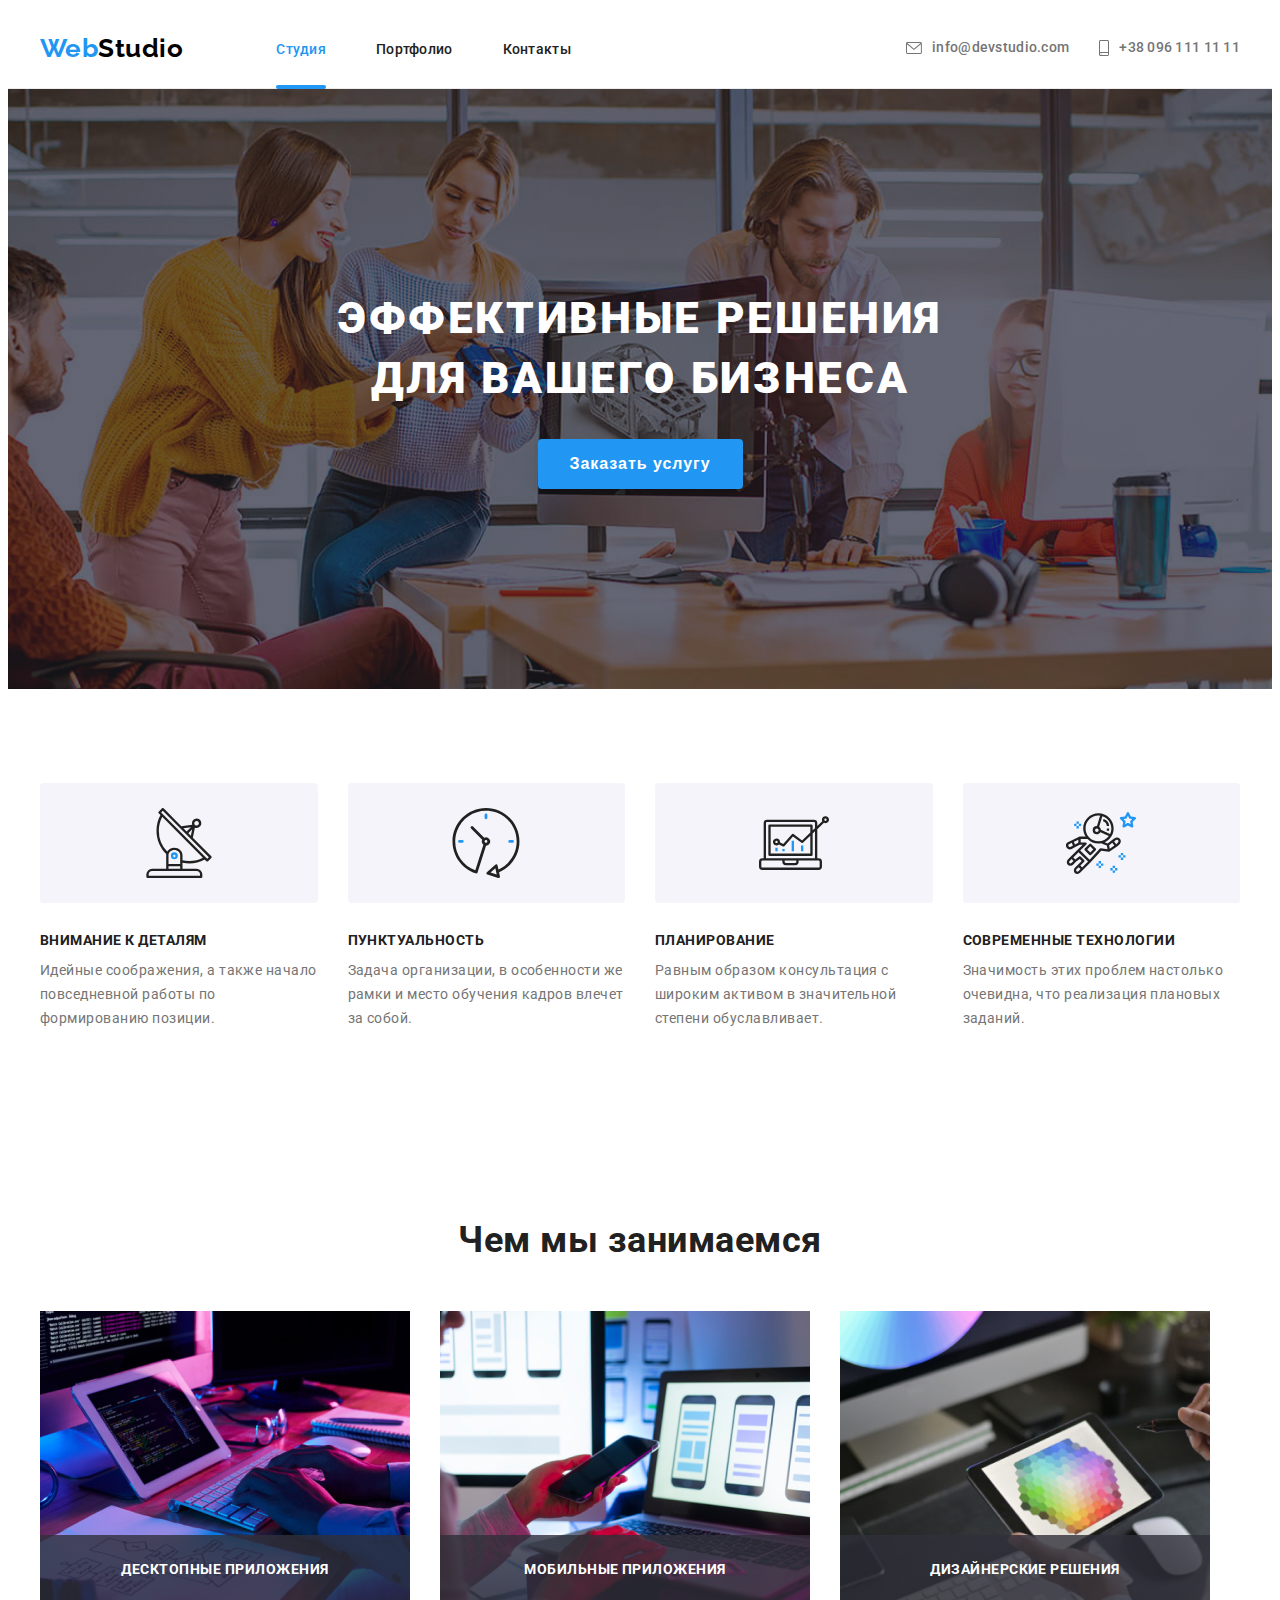
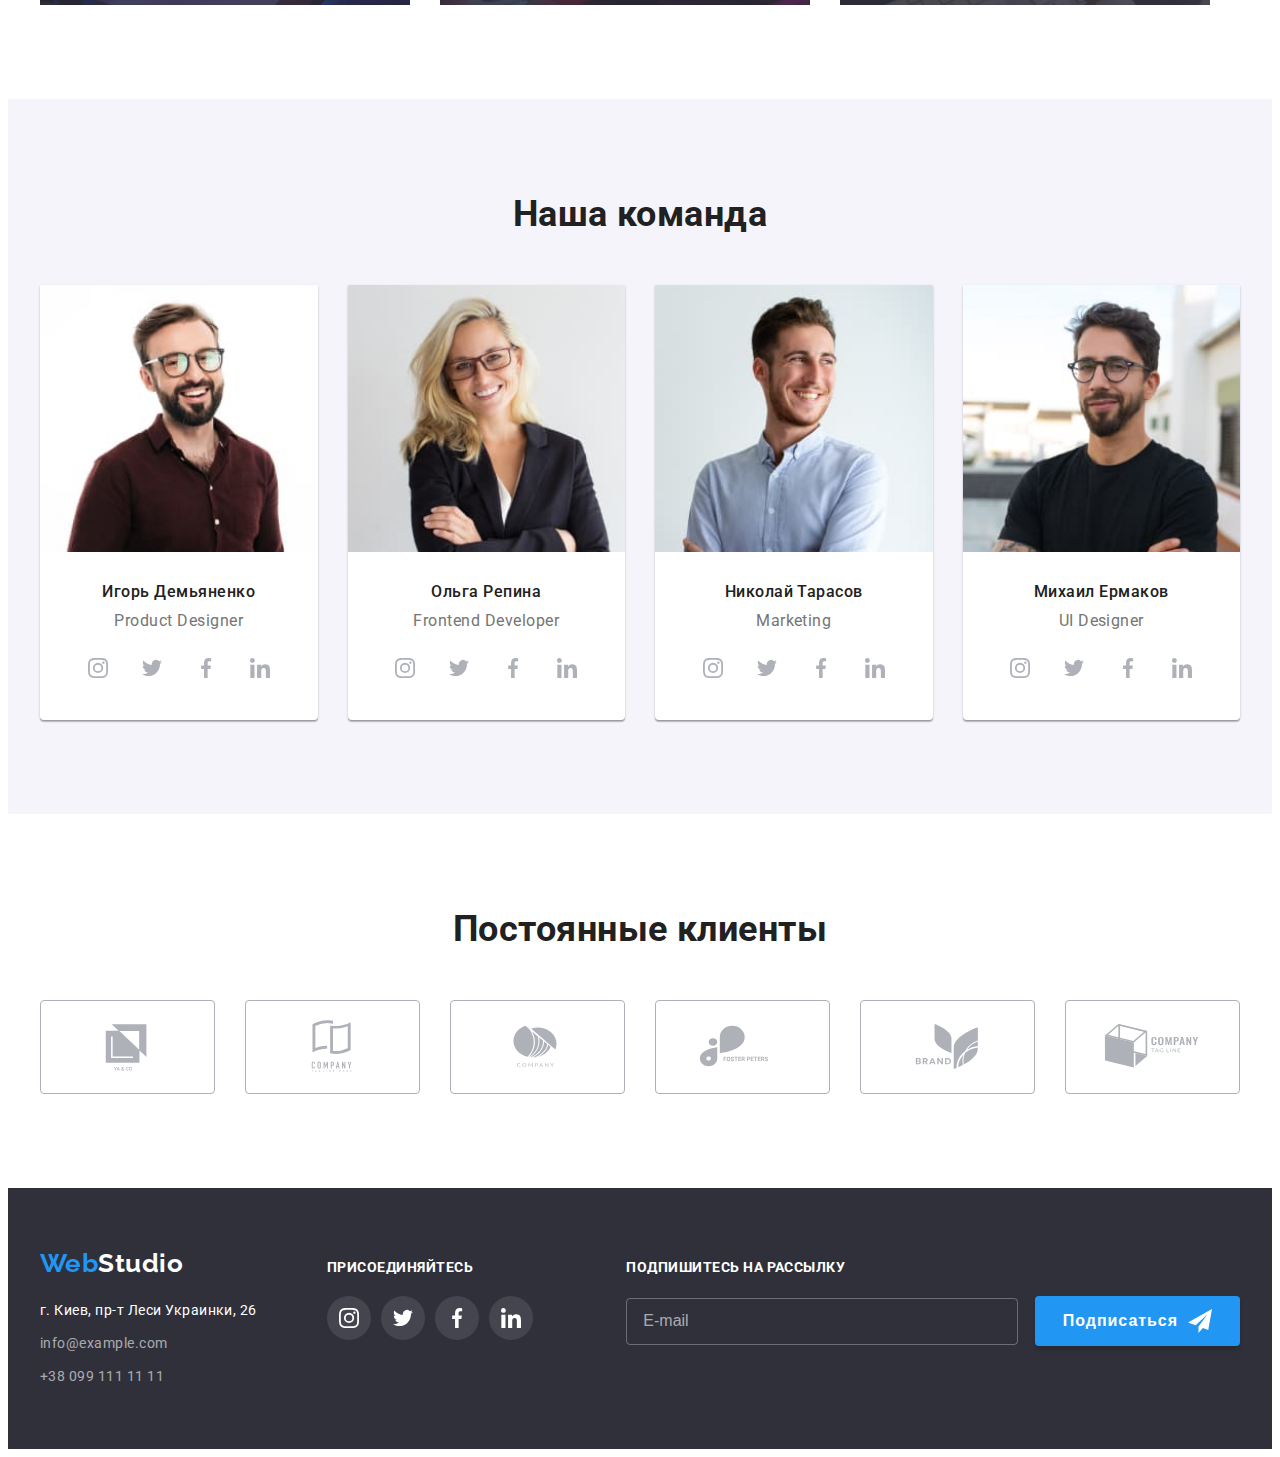
<file: index.html>
<!DOCTYPE html>
<html lang="ru">
<head>
    <meta charset="UTF-8">
    <meta http-equiv="X-UA-Compatible" content="IE=edge">
    <meta name="viewport" content="width=device-width, initial-scale=1.0">
    <title>Студия</title>
    <link rel="preconnect" href="https://fonts.gstatic.com">
    <link
      href="https://fonts.googleapis.com/css2?family=Raleway:wght@700&family=Roboto:wght@400;500;700;900&display=swap"
      rel="stylesheet"
    >
    <link rel="stylesheet" href="https://cdnjs.cloudflare.com/ajax/libs/modern-normalize/1.0.0/modern-normalize.min.css"
        integrity="sha512-ISS7cAi1PEhQ8jnbJpJZMd29NlhNj4AWYyLOSp2CE/CsHxTCu+r+t0D2yoJudVrd0/8fTVPUVDzY5Tvli75u/g=="
        crossorigin="anonymous" 
    >
    <link rel="stylesheet" href="./css/main.min.css">
</head>
<body>
    <!-- Шапка -->
    <header class="header">
        <div class="container header__container">
            <nav class="header__nav">
                <a class="logo" href="./index.html" lang="en">Web<span class="logo__text">Studio</span></a>
                <ul class="nav-list list">
                    <li class="nav-list__item"><a class="nav-list__link current" href="./index.html">Студия</a></li>
                    <li class="nav-list__item"><a class="nav-list__link" href="./portfolio.html">Портфолио</a></li>
                    <li class="nav-list__item"><a class="nav-list__link" href="">Контакты</a></li>
                </ul>
            </nav>
            <button class="header__menu-button" type="button" data-menu-button>
                <svg class="header__icon-menu" width="40px" height="40px" aria-label="Кнопка мобильного меню">
                    <use href="./images/icons.svg#icon-menu"></use>
                </svg>
            </button>
            <ul class="contacts list">
                <li class="contacts__item">
                    <a class="contacts__link" href="mailto:info@devstudio.com">
                        <svg class="contacts__icon-envelope" width="16px" height="12px">
                            <use href="./images/icons.svg#icon-envelope"></use>
                        </svg>
                        info@devstudio.com
                    </a>
                </li>
                <li class="contacts__item">
                    <a class="contacts__link" href="tel:+380961111111">
                        <svg class="contacts__icon-smartphone" width="10px" height="16px">
                            <use href="./images/icons.svg#icon-smartphone"></use>
                        </svg>
                        +38 096 111 11 11
                    </a>
                </li>
            </ul>
            <div class="mobile-menu" data-menu>
                <div class="container mobile-menu__container">
                    <button class="mobile-menu__close-button" type="button" data-menu-close>
                        <svg class="mobile-menu__icon-cross" width="40px" height="40px" aria-label="Кнопка мобильного меню">
                            <use href="./images/icons.svg#icon-cross"></use>
                        </svg>
                    </button>
                    <ul class="mobile-menu__nav list">
                        <li class="mobile-menu__item">
                            <a class="mobile-menu__link current" href="./index.html">Студия</a>
                        </li>
                        <li class="mobile-menu__item">
                            <a class="mobile-menu__link" href="./portfolio.html">Портфолио</a>
                        </li>
                        <li class="mobile-menu__item">
                            <a class="mobile-menu__link" href="">Контакты</a>
                        </li>
                    </ul>
                    <ul class="mobile-menu__contacts list">
                        <li class="mobile-menu__contacts-item">
                            <a class="mobile-menu__contacts-link" href="tel:+380961111111">+38 096 111 11 11</a>
                        </li>
                        <li class="mobile-menu__contacts-item">
                            <a class="mobile-menu__contacts-link" href="mailto:info@devstudio.com">info@devstudio.com</a>
                        </li>
                    </ul>
                    <ul class="mobile-menu__social list">
                        <li class="mobile-menu__social-item">
                            <a class="mobile-menu__social-link" href="">Instagram</a>
                        </li>
                        <li class="mobile-menu__social-item">
                            <a class="mobile-menu__social-link" href="">Twitter</a>
                        </li>
                        <li class="mobile-menu__social-item">
                            <a class="mobile-menu__social-link" href="">Facebook</a>
                        </li>
                        <li class="mobile-menu__social-item">
                            <a class="mobile-menu__social-link" href="">LinkedIn</a>
                        </li>
                    </ul>
                </div>
            </div>
        </div>
    </header>

    <main>
        <!-- Герой -->
        <section class="hero">
            <div class="container">
                <h1 class="hero__title">Эффективные решения <br> для вашего бизнеса</h1>
                <button class="hero__button" type="button" data-modal-open>Заказать услугу</button>
            </div>
        </section>

        <!-- Особенности -->
        <section class="section">
            <div class="container">
                <h2 hidden>Особенности</h2>
                <ul class="features list">
                    <li class="features__item">
                        <div class="features__thumb">
                            <svg width="70px" height="70px">
                                <use href="./images/icons.svg#icon-antenna"></use>
                            </svg>
                        </div>
                        <h3 class="features__list-title">Внимание к деталям</h3>
                        <p class="features__list-description">Идейные соображения, а также начало повседневной работы по формированию позиции.</p>
                    </li>
                    <li class="features__item">
                        <div class="features__thumb">
                            <svg width="70px" height="70px">
                                <use href="./images/icons.svg#icon-clock"></use>
                            </svg>
                        </div>
                        <h3 class="features__list-title">Пунктуальность</h3>
                        <p class="features__list-description">Задача организации, в особенности же рамки и место обучения кадров влечет за собой.</p>
                    </li>
                    <li class="features__item">
                        <div class="features__thumb">
                            <svg width="70px" height="70px">
                                <use href="./images/icons.svg#icon-diagram"></use>
                            </svg>
                        </div>
                        <h3 class="features__list-title">Планирование</h3>
                        <p class="features__list-description">Равным образом консультация с широким активом в значительной степени обуславливает.</p>
                    </li>
                    <li class="features__item">
                        <div class="features__thumb">
                            <svg width="70px" height="70px">
                                <use href="./images/icons.svg#icon-astronaut"></use>
                            </svg>
                        </div>
                        <h3 class="features__list-title">Современные технологии</h3>
                        <p class="features__list-description">Значимость этих проблем настолько очевидна, что реализация плановых заданий.</p>
                    </li>
                </ul>
            </div>
        </section>

        <!-- Чем мы занимаемся -->
        <section class="section work-section">
            <div class="container">
                <h2 class="section-title">Чем мы занимаемся</h2>
                <ul class="work list">
                    <li class="work__item">
                        <picture>
                            <source srcset="./images/work/laptop@1x.jpg 1x, ./images/work/laptop@2x.jpg 2x">
                            <img class="work__img" src="#" alt="Сотрудник печатает на клавиатуре">
                        </picture>
                        <h3 class="work__list-title">Десктопные приложения</h3>
                    </li>
                    <li class="work__item">
                        <picture>
                            <source srcset="./images/work/tablet@1x.jpg 1x, ./images/work/tablet@2x.jpg 2x">
                            <img class="work__img" src="#" alt="Сотрудник держит в руке телефон">
                        </picture>
                        <h3 class="work__list-title">Мобильные приложения</h3>
                    </li>
                    <li class="work__item">
                        <picture>
                            <source srcset="./images/work/phone@1x.jpg 1x, ./images/work/phone@2x.jpg 2x">
                            <img class="work__img" src="#" alt="Сотрудник рисует на планшете">
                        </picture>
                        <h3 class="work__list-title">Дизайнерские решения</h3>
                    </li>
                </ul>
            </div>
        </section>

        <!-- Наша команда -->
        <section class="section team-section">
            <div class="container">
                <h2 class="section-title">Наша команда</h2>
                <ul class="team list">
                    <li class="team__item">
                        <picture>
                            <source srcset="./images/team/igorDesktop@1x.jpg 1x, ./images/team/igorDesktop@2x.jpg 2x" media="(min-width: 1200px)">
                            <source srcset="./images/team/igorTablet@1x.jpg 1x, ./images/team/igorTablet@2x.jpg 2x" media="(min-width: 768px)">
                            <source srcset="./images/team/igorMobile@1x.jpg 1x, ./images/team/igorMobile@2x.jpg 2x" media="(max-width: 767px)">
                            <img class="team__img" src="#" alt="Игорь Демьяненко">
                        </picture>
                        <div class="team__card">
                            <h3 class="team__name-title">Игорь Демьяненко</h3>
                            <p class="team__job-description" lang="en">Product Designer</p>
                            <ul class="social-icons list">
                                <li class="social-icons_item">
                                    <a class="social-icons__link" href="">
                                        <svg class="social-icons__icon" width="20px" height="20px">
                                            <use href="./images/icons.svg#icon-instagram"></use>
                                        </svg>
                                    </a>
                                </li>
                                <li class="social-icons_item">
                                    <a class="social-icons__link" href="">
                                        <svg class="social-icons__icon" width="20px" height="20px">
                                            <use href="./images/icons.svg#icon-twitter"></use>
                                        </svg>
                                    </a>
                                </li>
                                <li class="social-icons_item">
                                    <a class="social-icons__link" href="">
                                        <svg class="social-icons__icon" width="20px" height="20px">
                                            <use href="./images/icons.svg#icon-facebook"></use>
                                        </svg>
                                    </a>
                                </li>
                                <li class="social-icons_item">
                                    <a class="social-icons__link" href="">
                                        <svg class="social-icons__icon" width="20px" height="20px">
                                            <use href="./images/icons.svg#icon-linkedin"></use>
                                        </svg>
                                    </a>
                                </li>
                            </ul>
                        </div>
                    </li>
                    <li class="team__item">
                        <picture>
                            <source srcset="./images/team/olgaDesktop@1x.jpg 1x, ./images/team/olgaDesktop@2x.jpg 2x" media="(min-width: 1200px)">
                            <source srcset="./images/team/olgaTablet@1x.jpg 1x, ./images/team/olgaTablet@2x.jpg 2x" media="(min-width: 768px)">
                            <source srcset="./images/team/olgaPhone@1x.jpg 1x, ./images/team/olgaPhone@2x.jpg 2x" media="(max-width: 767px)">
                            <img class="team__img" src="#" alt="Ольга Репина">
                        </picture>
                        <div class="team__card">
                            <h3 class="team__name-title">Ольга Репина</h3>
                            <p class="team__job-description" lang="en">Frontend Developer</p>
                            <ul class="social-icons list">
                                <li class="social-icons_item">
                                    <a class="social-icons__link" href="">
                                        <svg class="social-icons__icon" width="20px" height="20px">
                                            <use href="./images/icons.svg#icon-instagram"></use>
                                        </svg>
                                    </a>
                                </li>
                                <li class="social-icons_item">
                                    <a class="social-icons__link" href="">
                                        <svg class="social-icons__icon" width="20px" height="20px">
                                            <use href="./images/icons.svg#icon-twitter"></use>
                                        </svg>
                                    </a>
                                </li>
                                <li class="social-icons_item">
                                    <a class="social-icons__link" href="">
                                        <svg class="social-icons__icon" width="20px" height="20px">
                                            <use href="./images/icons.svg#icon-facebook"></use>
                                        </svg>
                                    </a>
                                </li>
                                <li class="social-icons_item">
                                    <a class="social-icons__link" href="">
                                        <svg class="social-icons__icon" width="20px" height="20px">
                                            <use href="./images/icons.svg#icon-linkedin"></use>
                                        </svg>
                                    </a>
                                </li>
                            </ul>
                        </div>
                    </li>
                    <li class="team__item">
                        <picture>
                            <source srcset="./images/team/kolyaDesktop@1x.jpg 1x, ./images/team/kolyaDesktop@2x.jpg 2x" media="(min-width: 1200px)">
                            <source srcset="./images/team/kolyaTablet@1x.jpg 1x, ./images/team/kolyaTablet@2x.jpg 2x" media="(min-width: 768px)">
                            <source srcset="./images/team/kolyaPhone@1x.jpg 1x, ./images/team/kolyaPhone@2x.jpg 2x" media="(max-width: 767px)">
                            <img class="team__img" src="#" alt="Николай Тарасов">
                        </picture>
                        <div class="team__card">
                            <h3 class="team__name-title">Николай Тарасов</h3>
                            <p class="team__job-description" lang="en">Marketing</p>
                            <ul class="social-icons list">
                                <li class="social-icons_item">
                                    <a class="social-icons__link" href="">
                                        <svg class="social-icons__icon" width="20px" height="20px">
                                            <use href="./images/icons.svg#icon-instagram"></use>
                                        </svg>
                                    </a>
                                </li>
                                <li class="social-icons_item">
                                    <a class="social-icons__link" href="">
                                        <svg class="social-icons__icon" width="20px" height="20px">
                                            <use href="./images/icons.svg#icon-twitter"></use>
                                        </svg>
                                    </a>
                                </li>
                                <li class="social-icons_item">
                                    <a class="social-icons__link" href="">
                                        <svg class="social-icons__icon" width="20px" height="20px">
                                            <use href="./images/icons.svg#icon-facebook"></use>
                                        </svg>
                                    </a>
                                </li>
                                <li class="social-icons_item">
                                    <a class="social-icons__link" href="">
                                        <svg class="social-icons__icon" width="20px" height="20px">
                                            <use href="./images/icons.svg#icon-linkedin"></use>
                                        </svg>
                                    </a>
                                </li>
                            </ul>
                        </div>
                    </li>
                    <li class="team__item">
                        <picture>
                            <source srcset="./images/team/mishaDesktop@1x.jpg 1x, ./images/team/mishaDesktop@2x.jpg 2x" media="(min-width: 1200px)">
                            <source srcset="./images/team/mishaTablet@1x.jpg 1x, ./images/team/mishaTablet@2x.jpg 2x" media="(min-width: 768px)">
                            <source srcset="./images/team/mishaPhone@1x.jpg 1x, ./images/team/mishaPhone@2x.jpg 2x" media="(max-width: 767px)">
                            <img class="team__img" src="#" alt="Михаил Ермаков">
                        </picture>
                        <div class="team__card">
                            <h3 class="team__name-title">Михаил Ермаков</h3>
                            <p class="team__job-description" lang="en">UI Designer</p>
                            <ul class="social-icons list">
                                <li class="social-icons_item">
                                    <a class="social-icons__link" href="">
                                        <svg class="social-icons__icon" width="20px" height="20px">
                                            <use href="./images/icons.svg#icon-instagram"></use>
                                        </svg>
                                    </a>
                                </li>
                                <li class="social-icons_item">
                                    <a class="social-icons__link" href="">
                                        <svg class="social-icons__icon" width="20px" height="20px">
                                            <use href="./images/icons.svg#icon-twitter"></use>
                                        </svg>
                                    </a>
                                </li>
                                <li class="social-icons_item">
                                    <a class="social-icons__link" href="">
                                        <svg class="social-icons__icon" width="20px" height="20px">
                                            <use href="./images/icons.svg#icon-facebook"></use>
                                        </svg>
                                    </a>
                                </li>
                                <li class="social-icons_item">
                                    <a class="social-icons__link" href="">
                                        <svg class="social-icons__icon" width="20px" height="20px">
                                            <use href="./images/icons.svg#icon-linkedin"></use>
                                        </svg>
                                    </a>
                                </li>
                            </ul>
                        </div>
                    </li>
                </ul>
            </div>
        </section>

        <!-- Постоянные клиенты -->
        <section class="section">
            <div class="container">
                <h2 class="section-title">Постоянные клиенты</h2>
                <ul class="clients list">
                    <li class="clients__item">
                        <a class="clients__link" href="">
                            <svg class="clients__icon" width="106px" height="60px">
                                <use href="./images/icons.svg#icon-client1"></use>
                            </svg>
                        </a>
                    </li>
                    <li class="clients__item">
                        <a class="clients__link" href="">
                            <svg class="clients__icon" width="106px" height="60px">
                                <use href="./images/icons.svg#icon-client2"></use>
                            </svg>
                        </a>
                    </li>
                    <li class="clients__item">
                        <a class="clients__link" href="">
                            <svg class="clients__icon" width="106px" height="60px">
                                <use href="./images/icons.svg#icon-client3"></use>
                            </svg>
                        </a>
                    </li>
                    <li class="clients__item">
                        <a class="clients__link" href="">
                            <svg class="clients__icon" width="106px" height="60px">
                                <use href="./images/icons.svg#icon-client4"></use>
                            </svg>
                        </a>
                    </li>
                    <li class="clients__item">
                        <a class="clients__link" href="">
                            <svg class="clients__icon" width="106px" height="60px">
                                <use href="./images/icons.svg#icon-client5"></use>
                            </svg>
                        </a>
                    </li>
                    <li class="clients__item">
                        <a class="clients__link" href="">
                            <svg class="clients__icon" width="106px" height="60px">
                                <use href="./images/icons.svg#icon-client6"></use>
                            </svg>
                        </a>
                    </li>
                </ul>
            </div>
        </section>
    </main>

    <!-- Футер -->
    <footer class="site-footer">
        <div class="container footer-container">
            <div class="footer-wrapper">
                <a class="footer-logo" href="./index.html" lang="en">Web<span class="logo-light">Studio</span></a>
                <address class="footer-address">
                    <ul class="footer-contacts list">
                        <li class="footer-contacts-item">
                            <a class="footer-link" href="https://goo.gl/maps/vKGcgTTfENGXNoY86" target="_blank"
                                rel="noreferrer noopener">г. Киев, пр-т Леси Украинки, 26</a>
                        </li>
                        <li class="footer-contacts-item">
                            <a class="footer-contact" href="mailto:info@example.com">info@example.com</a>
                        </li>
                        <li class="footer-contacts-item">
                            <a class="footer-contact" href="tel:+380991111111">+38 099 111 11 11</a>
                        </li>
                    </ul>
                </address>
            </div>
            <div class="social-footer">
                <h3 class="footer-title">Присоединяйтесь</h3>
                <ul class="social-icons list">
                    <li class="footer-social-item">
                        <a class="footer-social-link" href="">
                            <svg class="footer-social-icon" width="20px" height="20px">
                                <use href="./images/icons.svg#icon-instagram"></use>
                            </svg>
                        </a>
                    </li>
                    <li class="footer-social-item">
                        <a class="footer-social-link" href="">
                            <svg class="footer-social-icon" width="20px" height="20px">
                                <use href="./images/icons.svg#icon-twitter"></use>
                            </svg>
                        </a>
                    </li>
                    <li class="footer-social-item">
                        <a class="footer-social-link" href="">
                            <svg class="footer-social-icon" width="20px" height="20px">
                                <use href="./images/icons.svg#icon-facebook"></use>
                            </svg>
                        </a>
                    </li>
                    <li class="footer-social-item">
                        <a class="footer-social-link" href="">
                            <svg class="footer-social-icon" width="20px" height="20px">
                                <use href="./images/icons.svg#icon-linkedin"></use>
                            </svg>
                        </a>
                    </li>
                </ul>
            </div>
            <form class="subscribe-form">
                <label class="subscribe-form-label" for="subscribe-email">Подпишитесь на рассылку</label>
                <div>
                    <input class="subscribe-form-input" type="email" name="mail" id="subscribe-email" placeholder="E-mail" required>
                    <button class="subscribe-btn" type="submit">
                        Подписаться
                        <svg class="subscribe-icon">
                            <use href="./images/icons.svg#icon-send"></use>
                        </svg>
                    </button>
                </div>
            </form>
        </div>
    </footer>

    <div class="backdrop is-hidden" data-modal>
        <div class="modal">
            <button class="modal-close-button" type="button" data-modal-close>
                <svg width="18px" height="18px">
                    <use href="./images/icons.svg#icon-close-btn"></use>
                </svg>
            </button>
            <form class="modal-form">
                <p class="modal-form-title">Оставьте свои данные, мы вам перезвоним</p>
                <label class="modal-form-field">
                    Имя
                    <span class="modal-form-input-wrapper">
                        <input class="modal-form-input" type="text" name="user-name" minlength="2" required>
                        <svg class="modal-form-icon">
                            <use href="./images/icons.svg#icon-person"></use>
                        </svg>
                    </span>
                </label>
                <label class="modal-form-field">
                    Телефон
                    <span class="modal-form-input-wrapper">
                        <input class="modal-form-input" type="tel" name="user-tel-number" required>
                        <svg class="modal-form-icon">
                            <use href="./images/icons.svg#icon-phone"></use>
                        </svg>
                    </span>
                </label>
                <label class="modal-form-field">
                    Почта
                    <span class="modal-form-input-wrapper">
                        <input class="modal-form-input" type="email" name="user-mail" required>
                        <svg class="modal-form-icon">
                            <use href="./images/icons.svg#icon-email"></use>
                        </svg>
                    </span>
                </label>
                <label class="modal-message-field">
                    Комментарий
                    <textarea class="modal-form-message" name="user-message"  placeholder="Введите текст" title="Введите комментарий"></textarea>
                </label>
                <label class="field">
                    <input class="checkbox" type="checkbox" name="user-policy" value="agree" required>
                    <span class="icon"></span>
                    <span class="label">Соглашаюсь с рассылкой и принимаю<a class="agreement-link" href="#" >Условия договора</a></span>
                    
                </label>
                <button class="modal-form-btn" type="submit">Отправить</button>
            </form>
        </div>
    </div>
    <script src="./js/modal.js"></script>
    <script src="./js/mobile-menu.js"></script>
</body>
</html>
</file>
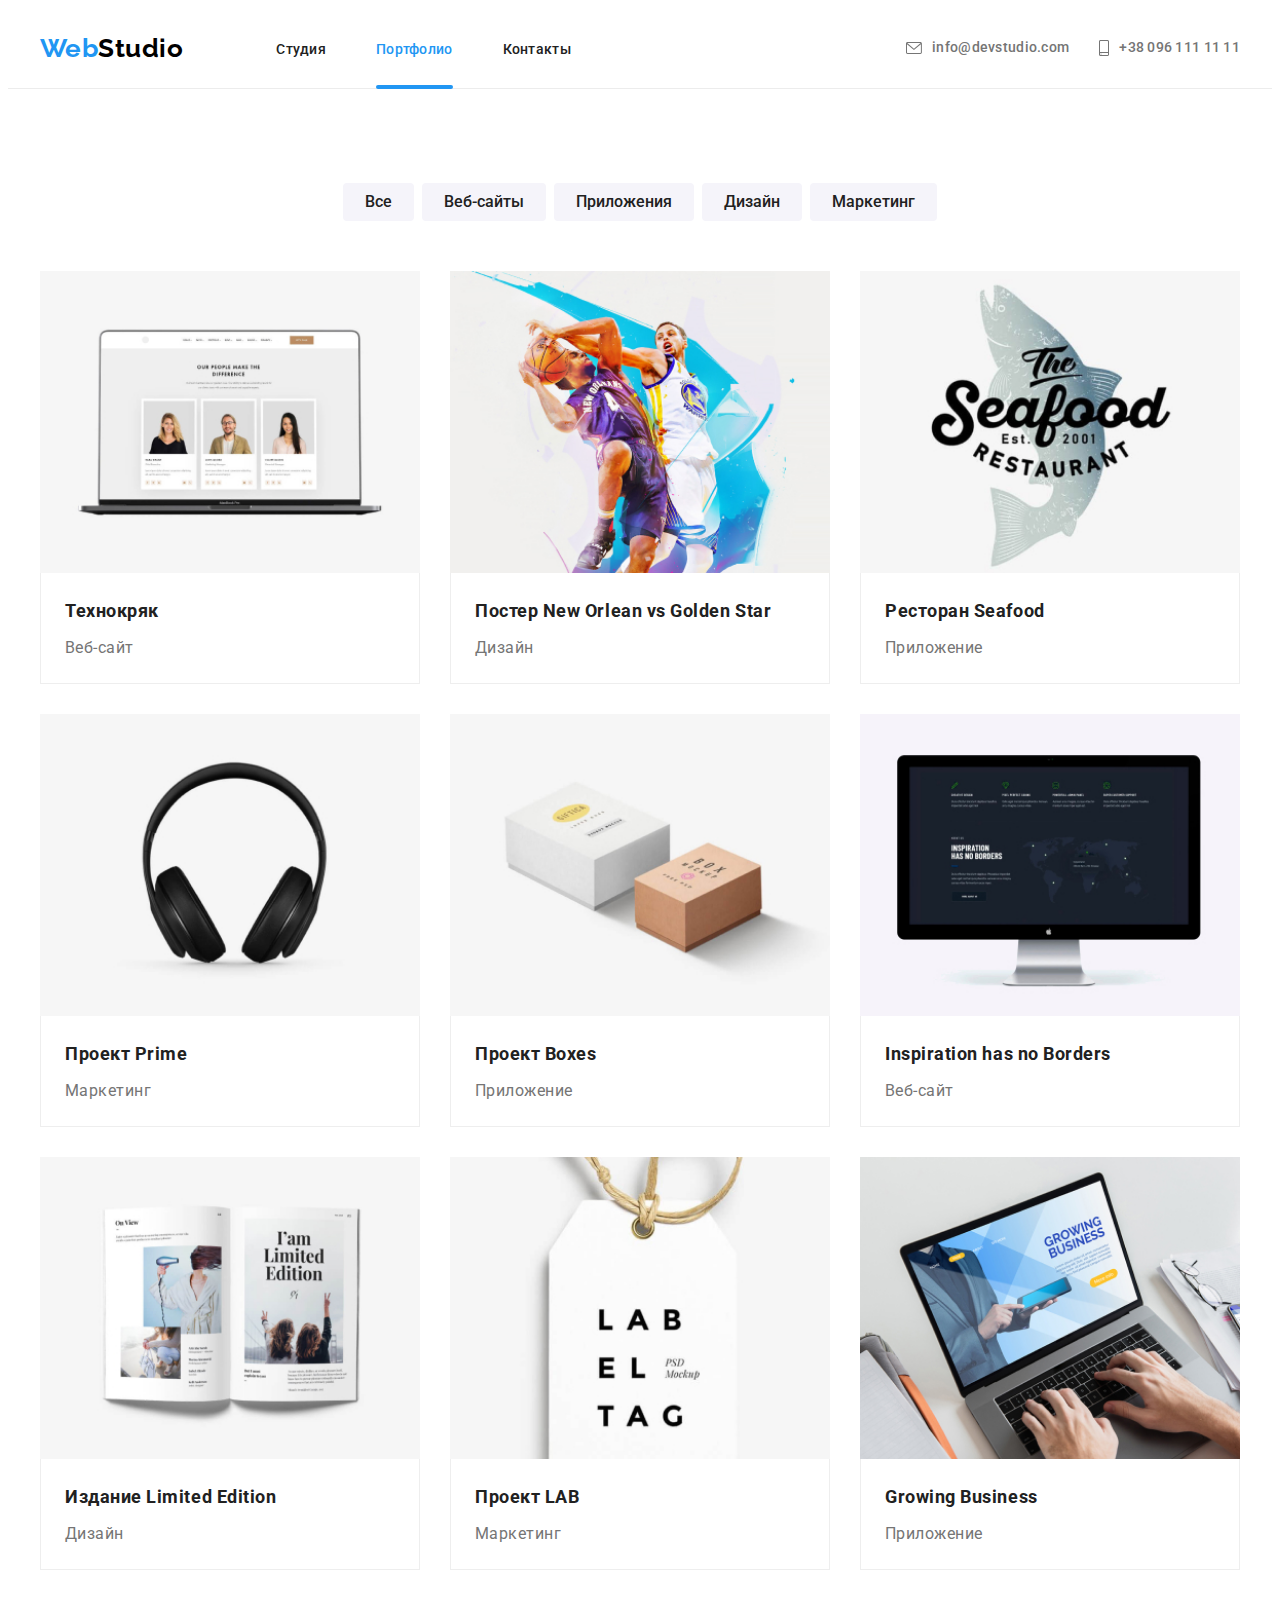
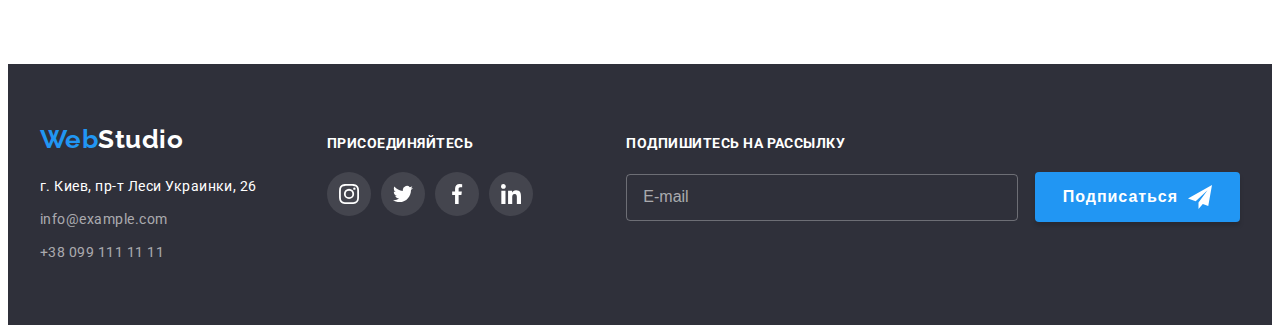
<file: portfolio.html>
<!DOCTYPE html>
<html lang="ru">
<head>
    <meta charset="UTF-8">
    <meta http-equiv="X-UA-Compatible" content="IE=edge">
    <meta name="viewport" content="width=device-width, initial-scale=1.0">
    <title>Портфолио</title>
    <link rel="preconnect" href="https://fonts.gstatic.com">
    <link 
      href="https://fonts.googleapis.com/css2?family=Raleway:wght@700&family=Roboto:wght@400;500;700;900&display=swap"
      rel="stylesheet"
    >
    <link rel="stylesheet" href="https://cdnjs.cloudflare.com/ajax/libs/modern-normalize/1.0.0/modern-normalize.min.css"
        integrity="sha512-ISS7cAi1PEhQ8jnbJpJZMd29NlhNj4AWYyLOSp2CE/CsHxTCu+r+t0D2yoJudVrd0/8fTVPUVDzY5Tvli75u/g=="
        crossorigin="anonymous"
    >
    <link rel="stylesheet" href="./css/main.min.css">
</head>
<body>
    <!-- Шапка -->
    <header class="header">
        <div class="container header__container">
            <nav class="header__nav">
                <a class="logo" href="./index.html" lang="en">Web<span class="logo__text">Studio</span></a>
                <ul class="nav-list list">
                    <li class="nav-list__item"><a class="nav-list__link" href="./index.html">Студия</a></li>
                    <li class="nav-list__item"><a class="nav-list__link current" href="./portfolio.html">Портфолио</a></li>
                    <li class="nav-list__item"><a class="nav-list__link" href="">Контакты</a></li>
                </ul>
            </nav>
            <button class="header__menu-button" type="button" data-menu-button>
                <svg class="header__icon-menu" width="40px" height="40px" aria-label="Кнопка мобильного меню">
                    <use href="./images/icons.svg#icon-menu"></use>
                </svg>
            </button>
            <ul class="contacts list">
                <li class="contacts__item">
                    <a class="contacts__link" href="mailto:info@devstudio.com">
                        <svg class="contacts__icon-envelope" width="16px" height="12px">
                            <use href="./images/icons.svg#icon-envelope"></use>
                        </svg>
                        info@devstudio.com
                    </a>
                </li>
                <li class="contacts__item">
                    <a class="contacts__link" href="tel:+380961111111">
                        <svg class="contacts__icon-smartphone" width="10px" height="16px">
                            <use href="./images/icons.svg#icon-smartphone"></use>
                        </svg>
                        +38 096 111 11 11
                    </a>
                </li>
            </ul>
            <div class="mobile-menu" data-menu>
                <div class="container mobile-menu__container">
                    <button class="mobile-menu__close-button" type="button" data-menu-close>
                        <svg class="mobile-menu__icon-cross" width="40px" height="40px" aria-label="Кнопка мобильного меню">
                            <use href="./images/icons.svg#icon-cross"></use>
                        </svg>
                    </button>
                    <ul class="mobile-menu__nav list">
                        <li class="mobile-menu__item">
                            <a class="mobile-menu__link" href="./index.html">Студия</a>
                        </li>
                        <li class="mobile-menu__item">
                            <a class="mobile-menu__link current" href="./portfolio.html">Портфолио</a>
                        </li>
                        <li class="mobile-menu__item">
                            <a class="mobile-menu__link" href="">Контакты</a>
                        </li>
                    </ul>
                    <ul class="mobile-menu__contacts list">
                        <li class="mobile-menu__contacts-item">
                            <a class="mobile-menu__contacts-link" href="tel:+380961111111">+38 096 111 11 11</a>
                        </li>
                        <li class="mobile-menu__contacts-item">
                            <a class="mobile-menu__contacts-link" href="mailto:info@devstudio.com">info@devstudio.com</a>
                        </li>
                    </ul>
                    <ul class="mobile-menu__social list">
                        <li class="mobile-menu__social-item">
                            <a class="mobile-menu__social-link" href="">Instagram</a>
                        </li>
                        <li class="mobile-menu__social-item">
                            <a class="mobile-menu__social-link" href="">Twitter</a>
                        </li>
                        <li class="mobile-menu__social-item">
                            <a class="mobile-menu__social-link" href="">Facebook</a>
                        </li>
                        <li class="mobile-menu__social-item">
                            <a class="mobile-menu__social-link" href="">LinkedIn</a>
                        </li>
                    </ul>
                </div>
            </div>
        </div>
    </header>

    <main>
        <!-- Примеры проектов -->
       <section class="section">
            <div class="container">
                <h1 hidden>Примеры проектов</h1>
                <ul class="filter list">
                    <li class="filter-item"><button class="filter-button" type="button">Все</button></li>
                    <li class="filter-item"><button class="filter-button" type="button">Веб-сайты</button></li>
                    <li class="filter-item"><button class="filter-button" type="button">Приложения</button></li>
                    <li class="filter-item"><button class="filter-button" type="button">Дизайн</button></li>
                    <li class="filter-item"><button class="filter-button" type="button">Маркетинг</button></li>
                </ul>
                <ul class="projects list">
                    <li class="projects-item">
                        <a class="projects-link" href="">
                            <div class="project-wrapper">
                                <picture>
                                    <source srcset="./images/portfolio/desktop-min@1x.jpg 1x, ./images/portfolio/desktop-min@2x.jpg 2x" media="(min-width: 1200px)">
                                    <source srcset="./images/portfolio/tablet-min@1x.jpg 1x, ./images/portfolio/tablet-min@2x.jpg 2x" media="(min-width: 768px)">
                                    <source srcset="./images/portfolio/mobile-min@1x.jpg 1x, ./images/portfolio/mobile-min@2x.jpg 2x" media="(max-width: 767px)">
                                    <img class="projects-img"  src="#" alt="Технокряк">
                                </picture>
                                <p class="overlay">Технокряк это современная площадка распространения коронавируса. Компании используют эту платформу для цифрового
                                шпионажа и атак на защищённые сервера конкурентов.</p>
                            </div>
                            <div class="projects-card">
                                <h2 class="project-title">Технокряк</h2>
                                <p class="project-type">Веб-сайт</p>
                            </div>
                        </a>
                    </li>
                    <li class="projects-item">
                        <a class="projects-link" href="">
                            <div class="project-wrapper">
                                <picture>
                                    <source srcset="./images/portfolio/desktop-min2@1x.jpg 1x, ./images/portfolio/desktop-min2@2x.jpg 2x" media="(min-width: 1200px)">
                                    <source srcset="./images/portfolio/tablet-min2@1x.jpg 1x, ./images/portfolio/tablet-min2@2x.jpg 2x" media="(min-width: 768px)">
                                    <source srcset="./images/portfolio/mobile-min2@1x.jpg 1x, ./images/portfolio/mobile-min2@2x.jpg 2x" media="(max-width: 767px)">
                                    <img class="projects-img"  src="#" alt="Постер New Orlean vs Golden Star">
                                </picture>
                                <p class="overlay">Технокряк это современная площадка распространения коронавируса. Компании используют эту платформу для цифрового
                                шпионажа и атак на защищённые сервера конкурентов.</p>
                            </div>
                            <div class="projects-card">
                                <h2 class="project-title">Постер New Orlean vs Golden Star</h2>
                                <p class="project-type">Дизайн</p>
                            </div>
                        </a>
                    </li>
                    <li class="projects-item">
                        <a class="projects-link" href="">
                            <div class="project-wrapper">
                                <picture>
                                    <source srcset="./images/portfolio/desktop-min3@1x.jpg 1x, ./images/portfolio/desktop-min3@2x.jpg 2x" media="(min-width: 1200px)">
                                    <source srcset="./images/portfolio/tablet-min3@1x.jpg 1x, ./images/portfolio/tablet-min3@2x.jpg 2x" media="(min-width: 768px)">
                                    <source srcset="./images/portfolio/mobile-min3@1x.jpg 1x, ./images/portfolio/mobile-min3@2x.jpg 2x" media="(max-width: 767px)">
                                    <img class="projects-img"  src="#" alt="Ресторан Seafood">
                                </picture>
                                <p class="overlay">Технокряк это современная площадка распространения коронавируса. Компании используют эту платформу для цифрового
                                шпионажа и атак на защищённые сервера конкурентов.</p>
                            </div>
                            <div class="projects-card">
                                <h2 class="project-title">Ресторан Seafood</h2>
                                <p class="project-type">Приложение</p>
                            </div>
                        </a>
                    </li>
                    <li class="projects-item">
                        <a class="projects-link" href="">
                            <div class="project-wrapper">
                                <picture>
                                    <source srcset="./images/portfolio/desktop-min4@1x.jpg 1x, ./images/portfolio/desktop-min4@2x.jpg 2x" media="(min-width: 1200px)">
                                    <source srcset="./images/portfolio/tablet-min4@1x.jpg 1x, ./images/portfolio/tablet-min4@2x.jpg 2x" media="(min-width: 768px)">
                                    <source srcset="./images/portfolio/mobile-min4@1x.jpg 1x, ./images/portfolio/mobile-min4@2x.jpg 2x" media="(max-width: 767px)">
                                    <img class="projects-img"  src="#" alt="Проект Prime">
                                </picture>
                                <p class="overlay">Технокряк это современная площадка распространения коронавируса. Компании используют эту платформу для цифрового
                                шпионажа и атак на защищённые сервера конкурентов.</p>
                            </div>
                            <div class="projects-card">
                                <h2 class="project-title">Проект Prime</h2>
                                <p class="project-type">Маркетинг</p>
                            </div>
                        </a>
                    </li>
                    <li class="projects-item">
                        <a class="projects-link" href="">
                            <div class="project-wrapper">
                                <picture>
                                    <source srcset="./images/portfolio/desktop-min5@1x.jpg 1x, ./images/portfolio/desktop-min5@2x.jpg 2x" media="(min-width: 1200px)">
                                    <source srcset="./images/portfolio/tablet-min5@1x.jpg 1x, ./images/portfolio/tablet-min5@2x.jpg 2x" media="(min-width: 768px)">
                                    <source srcset="./images/portfolio/mobile-min5@1x.jpg 1x, ./images/portfolio/mobile-min5@2x.jpg 2x" media="(max-width: 767px)">
                                    <img class="projects-img"  src="#" alt="Проект Boxes">
                                </picture>
                                <p class="overlay">Технокряк это современная площадка распространения коронавируса. Компании используют эту платформу для цифрового
                                шпионажа и атак на защищённые сервера конкурентов.</p>
                            </div>
                            <div class="projects-card">
                                <h2 class="project-title">Проект Boxes</h2>
                                <p class="project-type">Приложение</p>
                            </div>
                        </a>
                    </li>
                    <li class="projects-item">
                        <a class="projects-link" href="">
                            <div class="project-wrapper">
                                <picture>
                                    <source srcset="./images/portfolio/desktop-min6@1x.jpg 1x, ./images/portfolio/desktop-min6@2x.jpg 2x" media="(min-width: 1200px)">
                                    <source srcset="./images/portfolio/tablet-min6@1x.jpg 1x, ./images/portfolio/tablet-min6@2x.jpg 2x" media="(min-width: 768px)">
                                    <source srcset="./images/portfolio/mobile-min6@1x.jpg 1x, ./images/portfolio/mobile-min6@2x.jpg 2x" media="(max-width: 767px)">
                                    <img class="projects-img"  src="#" alt="Inspiration has no Borders">
                                </picture>
                                <p class="overlay">Технокряк это современная площадка распространения коронавируса. Компании используют эту платформу для цифрового
                                шпионажа и атак на защищённые сервера конкурентов.</p>
                            </div>
                            <div class="projects-card">
                                <h2 class="project-title">Inspiration has no Borders</h2>
                                <p class="project-type">Веб-сайт</p>
                            </div>
                        </a>
                    </li>
                    <li class="projects-item">
                        <a class="projects-link" href="">
                            <div class="project-wrapper">
                                <picture>
                                    <source srcset="./images/portfolio/desktop-min7@1x.jpg 1x, ./images/portfolio/desktop-min7@2x.jpg 2x" media="(min-width: 1200px)">
                                    <source srcset="./images/portfolio/tablet-min7@1x.jpg 1x, ./images/portfolio/tablet-min7@2x.jpg 2x" media="(min-width: 768px)">
                                    <source srcset="./images/portfolio/mobile-min7@1x.jpg 1x, ./images/portfolio/mobile-min7@2x.jpg 2x" media="(max-width: 767px)">
                                    <img class="projects-img" src="#" alt="Издание Limited Edition">
                                </picture>
                                <p class="overlay">Технокряк это современная площадка распространения коронавируса. Компании используют эту платформу для цифрового
                                шпионажа и атак на защищённые сервера конкурентов.</p>
                            </div>
                            <div class="projects-card">
                                <h2 class="project-title">Издание Limited Edition</h2>
                                <p class="project-type">Дизайн</p>
                            </div>
                        </a>
                    </li>
                    <li class="projects-item">
                        <a class="projects-link" href="">
                            <div class="project-wrapper">
                                <picture>
                                    <source srcset="./images/portfolio/desktop-min8@1x.jpg 1x, ./images/portfolio/desktop-min8@2x.jpg 2x" media="(min-width: 1200px)">
                                    <source srcset="./images/portfolio/tablet-min8@1x.jpg 1x, ./images/portfolio/tablet-min8@2x.jpg 2x" media="(min-width: 768px)">
                                    <source srcset="./images/portfolio/mobile-min8@1x.jpg 1x, ./images/portfolio/mobile-min8@2x.jpg 2x" media="(max-width: 767px)">
                                    <img class="projects-img" src="#" alt="Проект LAB">
                                </picture>
                                <p class="overlay">Технокряк это современная площадка распространения коронавируса. Компании используют эту платформу для цифрового
                                шпионажа и атак на защищённые сервера конкурентов.</p>
                            </div>
                            <div class="projects-card">
                                <h2 class="project-title">Проект LAB</h2>
                                <p class="project-type">Маркетинг</p>
                            </div>
                        </a>
                    </li>
                    <li class="projects-item">
                        <a class="projects-link" href="">
                            <div class="project-wrapper">
                                <picture>
                                    <source srcset="./images/portfolio/desktop-min9@1x.jpg 1x, ./images/portfolio/desktop-min9@2x.jpg 2x" media="(min-width: 1200px)">
                                    <source srcset="./images/portfolio/tablet-min9@1x.jpg 1x, ./images/portfolio/tablet-min9@2x.jpg 2x" media="(min-width: 768px)">
                                    <source srcset="./images/portfolio/mobile-min9@1x.jpg 1x, ./images/portfolio/mobile-min9@2x.jpg 2x" media="(max-width: 767px)">
                                    <img class="projects-img" src="#" alt="Growing Business">
                                </picture>
                                <p class="overlay">Технокряк это современная площадка распространения коронавируса. Компании используют эту платформу для цифрового
                                шпионажа и атак на защищённые сервера конкурентов.</p>
                            </div>
                            <div class="projects-card">
                                <h2 class="project-title">Growing Business</h2>
                                <p class="project-type">Приложение</p>
                            </div>
                        </a>
                    </li>
                </ul>
            </div>
       </section>
    </main>

    <!-- Футер -->
    <footer class="site-footer">
        <div class="container footer-container">
            <div class="footer-wrapper">
                <a class="footer-logo" href="./index.html" lang="en">Web<span class="logo-light">Studio</span></a>
                <address class="footer-address">
                    <ul class="footer-contacts list">
                        <li class="footer-contacts-item">
                            <a class="footer-link" href="https://goo.gl/maps/vKGcgTTfENGXNoY86" target="_blank"
                                rel="noreferrer noopener">г. Киев, пр-т Леси Украинки, 26</a>
                        </li>
                        <li class="footer-contacts-item">
                            <a class="footer-contact" href="mailto:info@example.com">info@example.com</a>
                        </li>
                        <li class="footer-contacts-item">
                            <a class="footer-contact" href="tel:+380991111111">+38 099 111 11 11</a>
                        </li>
                    </ul>
                </address>
            </div>
            <div class="social-footer">
                <h3 class="footer-title">Присоединяйтесь</h3>
                <ul class="social-icons list">
                    <li class="footer-social-item">
                        <a class="footer-social-link" href="">
                            <svg class="footer-social-icon" width="20px" height="20px">
                                <use href="./images/icons.svg#icon-instagram"></use>
                            </svg>
                        </a>
                    </li>
                    <li class="footer-social-item">
                        <a class="footer-social-link" href="">
                            <svg class="footer-social-icon" width="20px" height="20px">
                                <use href="./images/icons.svg#icon-twitter"></use>
                            </svg>
                        </a>
                    </li>
                    <li class="footer-social-item">
                        <a class="footer-social-link" href="">
                            <svg class="footer-social-icon" width="20px" height="20px">
                                <use href="./images/icons.svg#icon-facebook"></use>
                            </svg>
                        </a>
                    </li>
                    <li class="footer-social-item">
                        <a class="footer-social-link" href="">
                            <svg class="footer-social-icon" width="20px" height="20px">
                                <use href="./images/icons.svg#icon-linkedin"></use>
                            </svg>
                        </a>
                    </li>
                </ul>
            </div>
            <form class="subscribe-form">
                <label class="subscribe-form-label" for="subscribe-email">Подпишитесь на рассылку</label>
                <div>
                    <input class="subscribe-form-input" type="email" name="mail" id="subscribe-email" placeholder="E-mail" required>
                    <button class="subscribe-btn" type="submit">
                        Подписаться
                        <svg class="subscribe-icon">
                            <use href="./images/icons.svg#icon-send"></use>
                        </svg>
                    </button>
                </div>
            </form>
        </div>
    </footer>
    <script src="./js/mobile-menu.js"></script>
</body>
</html>
</file>
<file: css/main.min.css>
:root{--primary-white-color: #ffffff;--footer-background-color: #2f303a;--section-background-color: #f5f4fa;--accent-color: #2196f3;--logo-dark-color: #000000;--title-text-color: #212121;--primary-text-color: #757575;--address-text-color: rgba(255, 255, 255, 0.6);--button-hover-color: #188ce8;--icon-color: #afb1b8;--footer-link-color: rgba(255, 255, 255, 0.1);--overlay-background-color: rgba(33, 150, 243, 0.9)}body{font-family:'Roboto', sans-serif;letter-spacing:0.03em;color:var(--primary-text-color);background-color:var(--primary-white-color)}body.modal-open{overflow:hidden}h1,h2,h3,h4,h5,h6,p{margin-top:0;margin-bottom:0}ul{margin-top:0;margin-bottom:0;padding-left:0}.list{list-style:none}.section{padding-top:60px;padding-bottom:60px}@media screen and (min-width: 1200px){.section{padding-top:94px;padding-bottom:94px}}.container{margin-left:auto;margin-right:auto;padding-left:15px;padding-right:15px}@media screen and (min-width: 480px){.container{width:480px}}@media screen and (min-width: 768px){.container{width:768px}}@media screen and (min-width: 1200px){.container{width:1200px}}.section-title{margin-bottom:30px;color:var(--title-text-color);font-size:28px;line-height:1.18;text-align:center}@media screen and (min-width: 1200px){.section-title{margin-bottom:50px;font-size:36px;line-height:1.17}}.social-icons{display:flex;align-items:center;justify-content:center}.social-icons_item:not(:last-child){margin-right:10px}.social-icons__link{display:flex;align-items:center;justify-content:center;width:44px;height:44px;border-radius:50%;transition:background-color 250ms cubic-bezier(0.4, 0, 0.2, 1)}.social-icons__link:hover,.social-icons__link:focus{background-color:var(--accent-color)}.social-icons__icon{fill:var(--icon-color);transition:fill 250ms cubic-bezier(0.4, 0, 0.2, 1)}.social-icons__link:hover .social-icons__icon,.social-icons__link:focus .social-icons__icon{fill:var(--primary-white-color)}.backdrop{position:fixed;top:0;left:0;width:100%;height:100%;z-index:100;padding:93px 15px;overflow-y:scroll;background-color:rgba(0,0,0,0.2);transition:opacity 250ms cubic-bezier(0.4, 0, 0.2, 1),visibility 250ms cubic-bezier(0.4, 0, 0.2, 1)}.is-hidden{visibility:hidden;opacity:0;pointer-events:none}.modal{position:relative;padding:40px;border-radius:4px;box-shadow:0px 1px 3px rgba(0,0,0,0.12),0px 1px 1px rgba(0,0,0,0.14),0px 2px 1px rgba(0,0,0,0.2);background-color:var(--primary-white-color)}@media screen and (min-width: 480px) and (max-width: 1199px){.modal{width:450px;margin-left:auto;margin-right:auto}}@media screen and (min-width: 1200px){.modal{position:absolute;top:50%;left:50%;width:528px;height:581px;transform:translate(-50%, -50%);transition:transform 250ms cubic-bezier(0.4, 0, 0.2, 1)}}@media screen and (min-width: 1200px){.backdrop.is-hidden .modal{transform:translate(-50%, -50%) scale(0.9)}}.modal-close-button{position:absolute;top:8px;right:8px;display:flex;align-items:center;justify-content:center;width:30px;height:30px;padding:0;border:1px solid rgba(0,0,0,0.1);border-radius:50%;background-color:transparent;cursor:pointer;transition:fill 250ms cubic-bezier(0.4, 0, 0.2, 1)}.modal-close-button:hover,.modal-close-button:focus{fill:var(--accent-color)}.modal-form{display:flex;flex-direction:column}.modal-form-title{font-weight:700;font-size:20px;line-height:1.15;text-align:center;color:var(--title-text-color);margin-bottom:12px}.modal-form-field{margin-bottom:10px;font-size:12px;line-height:1.17;letter-spacing:0.01em}.modal-form-input-wrapper{position:relative;display:block;margin-top:4px}.modal-form-input{width:100%;height:40px;padding-left:42px;border:1px solid rgba(33,33,33,0.2);border-radius:4px;transition:border-color 250ms cubic-bezier(0.4, 0, 0.2, 1)}.modal-form-input:focus{outline:none;border-color:var(--accent-color)}.modal-form-icon{position:absolute;top:50%;left:15px;transform:translateY(-50%);width:18px;height:18px;transition:fill 250ms cubic-bezier(0.4, 0, 0.2, 1)}.modal-form-input:focus+.modal-form-icon{fill:var(--accent-color)}.modal-message-field{margin-bottom:20px;font-size:12px;line-height:1.17;letter-spacing:0.01em}.modal-form-message{width:100%;height:120px;padding:12px 16px;margin-top:4px;border:1px solid rgba(33,33,33,0.2);border-radius:4px;resize:none;transition:border-color 250ms cubic-bezier(0.4, 0, 0.2, 1)}.modal-form-message::placeholder{font-size:12px;line-height:1.17;letter-spacing:0.01em;color:rgba(117,117,117,0.5)}.modal-form-message:focus{outline:none;border-color:var(--accent-color)}.field{display:flex;align-items:center;justify-content:center}.checkbox{position:absolute;width:1px;height:1px;margin:-1px;border:0;padding:0;clip:rect(0 0 0 0);overflow:hidden}.icon{min-width:16px;height:15px;margin-right:8px;border:2px solid var(--title-text-color);border-radius:2px;transition:background-color 250ms cubic-bezier(0.4, 0, 0.2, 1),border-color 250ms cubic-bezier(0.4, 0, 0.2, 1)}.checkbox:checked+.icon{border-color:var(--accent-color);background-color:var(--accent-color);background-image:url("../images/check.svg");background-size:contain;background-origin:border-box}.checkbox:focus+.icon{border-color:var(--accent-color)}.label{font-size:12px;line-height:1.17}@media screen and (min-width: 1200px){.label{font-size:14px;line-height:1.71}}.agreement-link{color:var(--accent-color)}.modal-form-btn{display:block;margin-left:auto;margin-right:auto;margin-top:30px;padding:10px 56px;border-radius:4px;border:transparent;color:var(--primary-white-color);background-color:var(--accent-color);font-weight:700;font-size:16px;line-height:1.88;letter-spacing:0.06em;cursor:pointer;box-shadow:0px 4px 4px rgba(0,0,0,0.15);transition:background-color 250ms cubic-bezier(0.4, 0, 0.2, 1)}.modal-form-btn:hover,.modal-form-btn:focus{background-color:var(--button-hover-color)}.header{border-bottom:1px solid #ececec}@media screen and (max-width: 767px){.header{padding-top:10px;padding-bottom:10px}}.header__container{display:flex;align-items:center;justify-content:space-between}@media screen and (min-width: 768px){.header__nav{display:flex;align-items:center}}@media screen and (max-width: 767px){.nav-list{display:none}}@media screen and (min-width: 768px){.nav-list{display:flex;align-items:center}}@media screen and (max-width: 767px){.contacts{display:none}}@media screen and (min-width: 768px) and (max-width: 1199px){.contacts{padding-top:20px;padding-bottom:20px}}@media screen and (min-width: 1200px){.contacts{display:flex;margin-left:auto}}.nav-list__item:not(:last-child){margin-right:50px}@media screen and (max-width: 1199px){.contacts__item:not(:last-child){margin-bottom:10px}}@media screen and (min-width: 1200px){.contacts__item:not(:last-child){margin-right:30px}}.nav-list__link{padding-top:32px;padding-bottom:32px;color:var(--title-text-color);font-weight:500;font-size:14px;line-height:1.14;letter-spacing:0.02em;text-decoration:none;transition:color 250ms cubic-bezier(0.4, 0, 0.2, 1)}.nav-list__link:hover,.nav-list__link:focus{color:var(--accent-color)}.nav-list__link.current{position:relative;color:var(--accent-color)}.nav-list__link.current::after{content:'';display:block;position:absolute;left:0;bottom:0;width:100%;height:4px;border-radius:2px;background-color:var(--accent-color)}.contacts__link{display:flex;align-items:center;color:var(--primary-text-color);font-weight:500;font-size:14px;line-height:1.14;letter-spacing:0.02em;text-decoration:none;transition:color 250ms cubic-bezier(0.4, 0, 0.2, 1)}@media screen and (min-width: 1200px){.contacts__link{padding-top:32px;padding-bottom:32px}}.contacts__link:hover,.contacts__link:focus{color:var(--accent-color)}.contacts__icon-smartphone{margin-right:10px;fill:var(--primary-text-color);transition:fill 250ms cubic-bezier(0.4, 0, 0.2, 1)}.contacts__link:hover .contacts__icon-smartphone,.contacts__link:focus .contacts__icon-smartphone{fill:currentColor}.contacts__icon-envelope{margin-right:10px;fill:var(--primary-text-color);transition:fill 250ms cubic-bezier(0.4, 0, 0.2, 1)}.contacts__link:hover .contacts__icon-envelope,.contacts__link:focus .contacts__icon-envelope{fill:currentColor}.logo{color:var(--accent-color);font-family:'Raleway', sans-serif;font-weight:700;font-size:24px;line-height:1.17;text-decoration:none}@media screen and (min-width: 768px){.logo{margin-right:88px}}@media screen and (min-width: 1200px){.logo{margin-right:93px;font-size:26px;line-height:1.19}}.logo__text{color:var(--logo-dark-color)}@media screen and (max-width: 767px){.header__menu-button{display:inline-flex;margin:0;padding:0;border:none;background-color:transparent}}@media screen and (min-width: 768px){.header__menu-button{display:none}}.header__icon-menu:hover,.header__icon-menu:focus{fill:var(--accent-color)}@media screen and (max-width: 767px){.mobile-menu{position:fixed;top:0;left:0;width:100vw;height:100vh;overflow:auto;opacity:0;visibility:hidden;pointer-events:none;z-index:1000;background-color:var(--primary-white-color)}}@media screen and (min-width: 768px){.mobile-menu{display:none}}@media screen and (max-width: 767px){.mobile-menu.is-open{opacity:1;visibility:visible;pointer-events:auto}}@media screen and (max-width: 767px){.mobile-menu__container{position:relative;padding-top:48px;padding-bottom:48px;padding-left:40px}}@media screen and (max-width: 767px){.mobile-menu__close-button{position:absolute;top:10px;right:15px;display:inline-flex;margin:0;padding:0;border:none;background-color:transparent}}.mobile-menu__icon-cross:hover,.mobile-menu__icon-cross:focus{fill:var(--accent-color)}.mobile-menu__nav{margin-bottom:306px}.mobile-menu__item:not(:last-child){margin-bottom:32px}.mobile-menu__link{color:var(--title-text-color);font-weight:500;font-size:40px;line-height:1.18;letter-spacing:0.02em;text-decoration:none;transition:color 250ms cubic-bezier(0.4, 0, 0.2, 1)}.mobile-menu__link.current{color:var(--accent-color)}.mobile-menu__link:hover,.mobile-menu__link:focus{color:var(--accent-color)}.mobile-menu__contacts{margin-bottom:64px}.mobile-menu__contacts-item:not(:last-child){margin-bottom:32px}.mobile-menu__contacts-link{color:var(--primary-text-color);font-weight:500;font-size:24px;line-height:1.17;letter-spacing:0.02em;text-decoration:none;transition:color 250ms cubic-bezier(0.4, 0, 0.2, 1)}.mobile-menu__contacts-link:hover,.mobile-menu__contacts-link:focus{font-size:34px;line-height:1.18;color:var(--accent-color)}.mobile-menu__social{display:flex;flex-wrap:wrap}.mobile-menu__social-item{padding-right:10px}.mobile-menu__social-item:not(:first-child){padding-left:10px}.mobile-menu__social-item:not(:last-child){border-right:1px solid rgba(33,33,33,0.2)}.mobile-menu__social-link{color:var(--accent-color);font-weight:500;font-size:18px;line-height:1.22;letter-spacing:0.02em;text-decoration:none}.hero{max-width:1600px;margin-left:auto;margin-right:auto;padding-top:118px;padding-bottom:118px;text-align:center;background-position:center;background-repeat:no-repeat;background-size:cover;background-color:#c4c4c4;background-image:linear-gradient(rgba(47,48,58,0.4), rgba(47,48,58,0.4)),url(../images/hero/hero-mob@1x.jpg)}@media (min-device-pixel-ratio: 2) and (max-width: 767px), (min-resolution: 192dpi) and (max-width: 767px), (min-resolution: 2dppx) and (max-width: 767px){.hero{background-image:linear-gradient(rgba(47,48,58,0.4), rgba(47,48,58,0.4)),url("../images/hero/hero-mob@2x.jpg")}}@media screen and (min-width: 768px){.hero{background-image:linear-gradient(rgba(47,48,58,0.4), rgba(47,48,58,0.4)),url("../images/hero/hero-tablet@1x.jpg")}}@media screen and (min-width: 768px) and (min-device-pixel-ratio: 2), screen and (min-width: 768px) and (min-resolution: 192dpi), screen and (min-width: 768px) and (min-resolution: 2dppx){.hero{background-image:linear-gradient(rgba(47,48,58,0.4), rgba(47,48,58,0.4)),url("../images/hero/hero-tablet@2x.jpg")}}@media screen and (min-width: 1200px){.hero{padding-top:200px;padding-bottom:200px;background-image:linear-gradient(rgba(47,48,58,0.4), rgba(47,48,58,0.4)),url("../images/hero/hero-desktop@1x.jpg")}}@media screen and (min-width: 1200px) and (min-device-pixel-ratio: 2), screen and (min-width: 1200px) and (min-resolution: 192dpi), screen and (min-width: 1200px) and (min-resolution: 2dppx){.hero{background-image:linear-gradient(rgba(47,48,58,0.4), rgba(47,48,58,0.4)),url("../images/hero/hero-desktop@2x.jpg")}}.hero__title{margin-bottom:30px;margin-left:auto;margin-right:auto;color:var(--primary-white-color);font-weight:900;font-size:26px;line-height:1.62;letter-spacing:0.06em;text-transform:uppercase}@media screen and (min-width: 1200px){.hero__title{font-size:44px;line-height:1.36}}.hero__button{padding:10px 32px;border-radius:4px;border:transparent;color:var(--primary-white-color);background-color:var(--accent-color);font-weight:700;font-size:16px;line-height:1.88;letter-spacing:0.06em;cursor:pointer;box-shadow:0px 4px 4px rgba(0,0,0,0.15);transition:background-color 250ms cubic-bezier(0.4, 0, 0.2, 1)}.hero__button:hover,.hero__button:focus{background-color:var(--button-hover-color)}@media screen and (min-width: 768px){.features{display:flex;flex-wrap:wrap;margin:-15px}}.features__list-title{margin-bottom:10px;color:var(--title-text-color);font-size:14px;line-height:1.14;text-transform:uppercase}@media screen and (max-width: 767px){.features__list-title{text-align:center}}.features__list-description{font-size:14px;line-height:1.71}@media screen and (min-width: 768px){.features__item{width:calc((100% - 4 * 15px) / 2);margin:15px}}@media screen and (min-width: 1200px){.features__item{width:calc((100% - 8 * 15px) / 4);margin:15px}}@media screen and (max-width: 767px){.features__item:not(:last-child){margin-bottom:30px}}.features__thumb{height:120px;margin-bottom:30px;border-radius:4px;display:flex;align-items:center;justify-content:center;background-color:var(--section-background-color)}@media screen and (max-width: 1199px){.work-section{display:none}}.work{display:flex}.work__item{position:relative}.work__item:not(:last-child){margin-right:30px}.work__img{display:block}.work__list-title{position:absolute;left:0;bottom:0;color:var(--primary-white-color);background-color:rgba(47,48,58,0.8);font-size:14px;line-height:1.14;text-transform:uppercase;text-align:center;width:100%;padding-top:27px;padding-bottom:27px}@media screen and (min-width: 768px){.team{display:flex;flex-wrap:wrap;margin:-15px}}.team__item{border-radius:0 0 4px 4px;box-shadow:0px 1px 3px rgba(0,0,0,0.12),0px 1px 1px rgba(0,0,0,0.14),0px 2px 1px rgba(0,0,0,0.2);background-color:var(--primary-white-color)}@media screen and (min-width: 768px){.team__item{width:calc((100% - 4 * 15px) / 2);margin:15px}}@media screen and (min-width: 1200px){.team__item{width:calc((100% - 8 * 15px) / 4);margin:15px}}@media screen and (max-width: 767px){.team__item:not(:last-child){margin-bottom:30px}}.team-section{background-color:var(--section-background-color)}.team__card{padding-bottom:24px}@media screen and (min-width: 1200px){.team__card{padding-bottom:30px}}.team__name-title{margin-top:30px;margin-bottom:10px;color:var(--title-text-color);font-weight:500;font-size:16px;line-height:1.19;text-align:center}.team__img{display:block;width:100%}.team__job-description{margin-bottom:16px;font-size:16px;line-height:1.19;text-align:center}.clients{display:flex;flex-wrap:wrap;margin:-15px}.clients__item{width:calc((100% - 4 * 15px) / 2);margin:15px}@media screen and (min-width: 768px){.clients__item{width:calc((100% - 6 * 15px) / 3)}}@media screen and (min-width: 1200px){.clients__item{width:calc((100% - 12 * 15px) / 6);margin:15px}}.clients__link{display:flex;align-items:center;justify-content:center;height:92px;border:1px solid #afb1b8;border-radius:4px;transition:border-color 250ms cubic-bezier(0.4, 0, 0.2, 1)}.clients__link:hover,.clients__link:focus{border:1px solid var(--accent-color)}.clients__icon{fill:var(--icon-color);transition:fill 250ms cubic-bezier(0.4, 0, 0.2, 1)}.clients__link:hover .clients__icon,.clients__link:focus .clients__icon{fill:var(--accent-color)}.site-footer{padding-top:60px;padding-bottom:60px;background-color:var(--footer-background-color)}@media screen and (max-width: 1199px){.site-footer{text-align:center}}@media screen and (min-width: 768px){.footer-container{display:flex;align-items:baseline}}@media screen and (min-width: 768px) and (max-width: 1199px){.footer-container{justify-content:space-around;flex-wrap:wrap}}@media screen and (max-width: 767px){.social-footer{margin-bottom:60px}}@media screen and (min-width: 1200px){.social-footer{margin-left:70px}}@media screen and (max-width: 1199px){.footer-wrapper{margin-bottom:60px}}.footer-logo{color:var(--accent-color);font-family:'Raleway', sans-serif;font-weight:700;font-size:24px;line-height:1.17;text-decoration:none}@media screen and (min-width: 1200px){.footer-logo{font-size:26px;line-height:1.19}}.logo-light{color:var(--primary-white-color)}.footer-contacts-item:not(:last-child){margin-bottom:9px}.footer-address{margin-top:20px;font-style:normal}.footer-contact{color:var(--address-text-color);font-size:14px;line-height:1.71;text-decoration:none;transition:color 250ms cubic-bezier(0.4, 0, 0.2, 1)}.footer-contact:hover,.footer-contact:focus{color:var(--accent-color)}.footer-link{color:var(--primary-white-color);font-size:14px;line-height:1.71;text-decoration:none;transition:color 250ms cubic-bezier(0.4, 0, 0.2, 1)}.footer-link:hover,.footer-link:focus{color:var(--accent-color)}.footer-title{margin-bottom:20px;color:var(--primary-white-color);font-size:14px;line-height:1.14;text-transform:uppercase}.footer-social-item:not(:last-child){margin-right:10px}.footer-social-link{display:flex;align-items:center;justify-content:center;width:44px;height:44px;border-radius:50%;background-color:var(--footer-link-color);transition:background-color 250ms cubic-bezier(0.4, 0, 0.2, 1)}.footer-social-link:hover,.footer-social-link:focus{background-color:var(--accent-color)}.footer-social-icon{fill:var(--primary-white-color)}@media screen and (min-width: 1200px){.subscribe-form{margin-left:auto}}.subscribe-form-label{display:inline-flex;margin-bottom:20px;color:var(--primary-white-color);font-size:14px;font-weight:700;line-height:1.14;text-transform:uppercase}.subscribe-form-input{width:100%;padding:15px 16px;border:1px solid rgba(255,255,255,0.3);border-radius:4px;color:var(--primary-white-color);background-color:transparent;transition:border-color 250ms cubic-bezier(0.4, 0, 0.2, 1)}@media screen and (min-width: 480px) and (max-width: 1199px){.subscribe-form-input{width:450px}}@media screen and (min-width: 1200px){.subscribe-form-input{width:358px}}@media screen and (max-width: 1199px){.subscribe-form-input{margin-bottom:20px}}.subscribe-form-input:focus{outline:none;border-color:var(--accent-color)}.subscribe-form-input::placeholder{color:rgba(255,255,255,0.6);font-size:16px;line-height:1.25}.subscribe-btn{display:flex;align-items:center;justify-content:center;padding:10px 28px;margin:0 auto;color:var(--primary-white-color);background-color:var(--accent-color);border:transparent;border-radius:4px;box-shadow:0px 4px 4px rgba(0,0,0,0.15);cursor:pointer;font-weight:700;font-size:16px;line-height:1.88;letter-spacing:0.06em;transition:background-color 250ms cubic-bezier(0.4, 0, 0.2, 1)}@media screen and (min-width: 1200px){.subscribe-btn{display:inline-flex;margin-left:12px}}.subscribe-btn:hover,.subscribe-btn:focus{background-color:var(--button-hover-color)}.subscribe-icon{margin-left:10px;width:24px;height:24px}.filter{display:flex;flex-wrap:wrap;justify-content:flex-start;margin-bottom:40px}@media screen and (min-width: 768px){.filter{justify-content:center;margin-bottom:30px}}@media screen and (min-width: 1200px){.filter{margin-bottom:50px}}@media screen and (max-width: 767px){.filter-item:not(:last-child):not(:nth-child(n+4)){margin-bottom:15px}}.filter-item:not(:last-child){margin-right:8px}.filter-button{padding:6px 22px;border-radius:4px;border:transparent;color:var(--title-text-color);background-color:var(--section-background-color);font-family:inherit;font-weight:500;font-size:16px;line-height:1.63;cursor:pointer;transition:color 250ms cubic-bezier(0.4, 0, 0.2, 1),background-color 250ms cubic-bezier(0.4, 0, 0.2, 1),box-shadow 250ms cubic-bezier(0.4, 0, 0.2, 1)}.filter-button:hover,.filter-button:focus{color:var(--primary-white-color);background-color:var(--accent-color);box-shadow:0px 3px 1px rgba(0,0,0,0.1),0px 1px 2px rgba(0,0,0,0.08),0px 2px 2px rgba(0,0,0,0.12)}@media screen and (min-width: 768px){.projects{display:flex;flex-wrap:wrap;margin:-15px}}@media screen and (min-width: 768px){.projects-item{width:calc((100% - 4 * 15px) / 2);margin:15px}}@media screen and (min-width: 1200px){.projects-item{width:calc((100% - 6 * 15px) / 3);margin:15px}}@media screen and (max-width: 767px){.projects-item:not(:last-child){margin-bottom:30px}}.projects-link{display:block;text-decoration:none;color:inherit;transition:box-shadow 250ms cubic-bezier(0.4, 0, 0.2, 1)}.projects-link:hover,.projects-link:focus{box-shadow:0px 1px 1px rgba(0,0,0,0.12),0px 4px 4px rgba(0,0,0,0.06),1px 4px 6px rgba(0,0,0,0.16)}.project-wrapper{position:relative;overflow:hidden}.projects-img{display:block;width:100%}.overlay{position:absolute;top:0;left:0;width:100%;height:100%;padding:63px 24px;overflow-y:scroll;font-size:18px;line-height:1.56;color:var(--primary-white-color);background-color:var(--overlay-background-color);transform:translateY(100%);transition:transform 250ms cubic-bezier(0.4, 0, 0.2, 1)}.projects-link:hover .overlay,.projects-link:focus .overlay{transform:translateY(0)}.projects-card{padding:20px 24px;border-left:1px solid #eeeeee;border-right:1px solid #eeeeee;border-bottom:1px solid #eeeeee}.project-title{margin-bottom:4px;color:var(--title-text-color);font-size:18px;line-height:2;letter-spacing:0.03em}.project-type{font-size:16px;line-height:1.88}
/*# sourceMappingURL=main.min.css.map */
</file>
